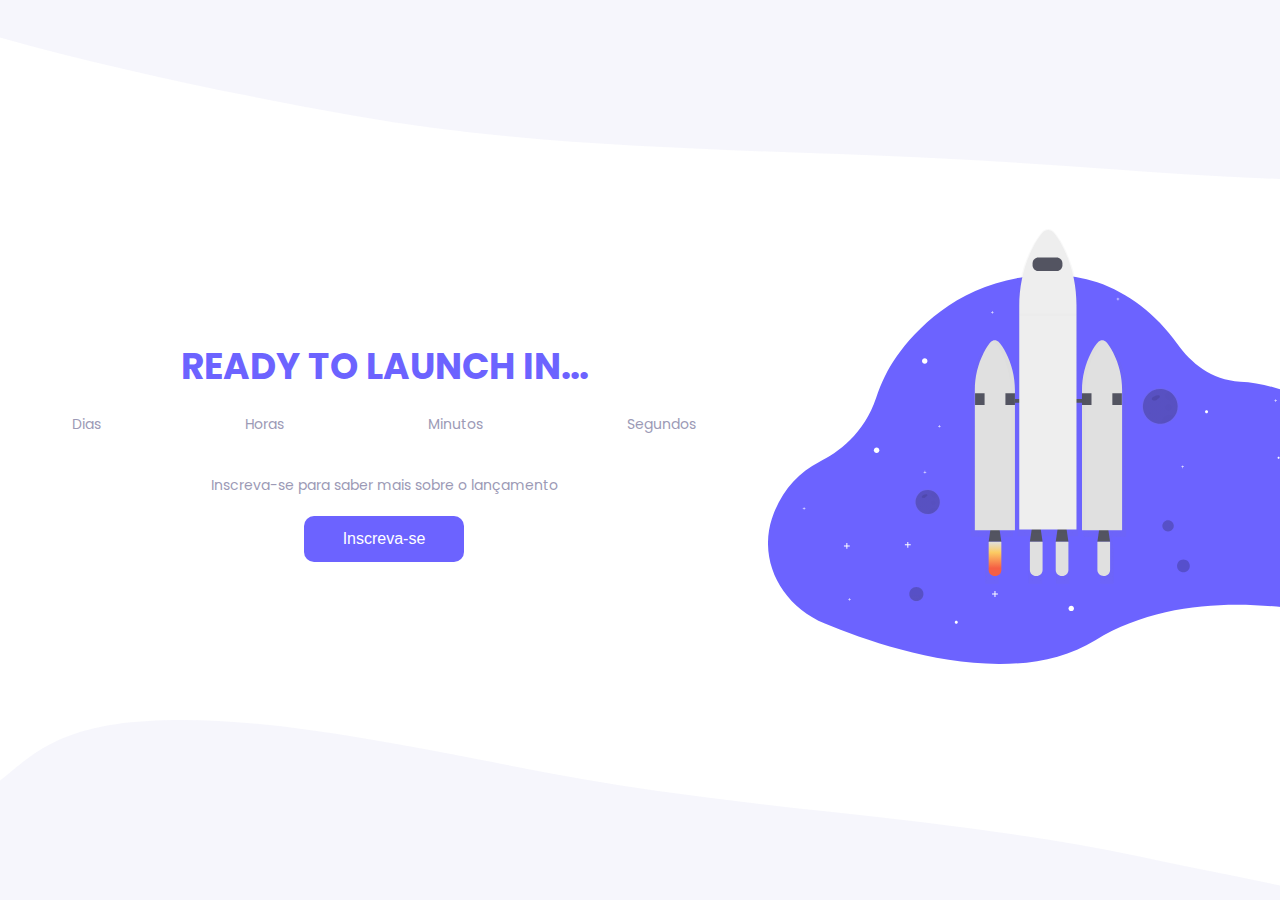
<file: Countdown/index.html>
<!DOCTYPE html>
<html lang="pt-br">
  <head>
    <meta charset="UTF-8" />
    <meta http-equiv="X-UA-Compatible" content="IE=edge" />
    <meta name="viewport" content="width=device-width, initial-scale=1.0" />

    <link rel="preconnect" href="https://fonts.googleapis.com" />
    <link rel="preconnect" href="https://fonts.gstatic.com" crossorigin />
    <link
      href="https://fonts.googleapis.com/css2?family=Poppins:wght@300;400;500&display=swap"
      rel="stylesheet"
    />
    <link rel="stylesheet" href="./assets/styles.css" />

    <title>Countdown</title>
  </head>
  <body>
    <header class="header"></header>
    <main>
      <section>
        <div>
          <h1>READY TO LAUNCH IN...</h1>
          <div id="countdown">
            <p>Dias</p>
            <p>Horas</p>
            <p>Minutos</p>
            <p>Segundos</p>
          </div>
          <div id="timer"></div>
        </div>
        <p>Inscreva-se para saber mais sobre o lançamento</p>
        <div id="button">
          <a href="https://www.linkedin.com/in/biademery" target="_blank">
            <button>Inscreva-se</button>
          </a>
        </div>
      </section>
      <aside>
        <img src="./assets/images/rocket.svg" alt="Imagem de um foguete" />
      </aside>
    </main>


    <footer class="footer"></footer>

    <script src="./script.js"></script>
  </body>
</html>
</file>
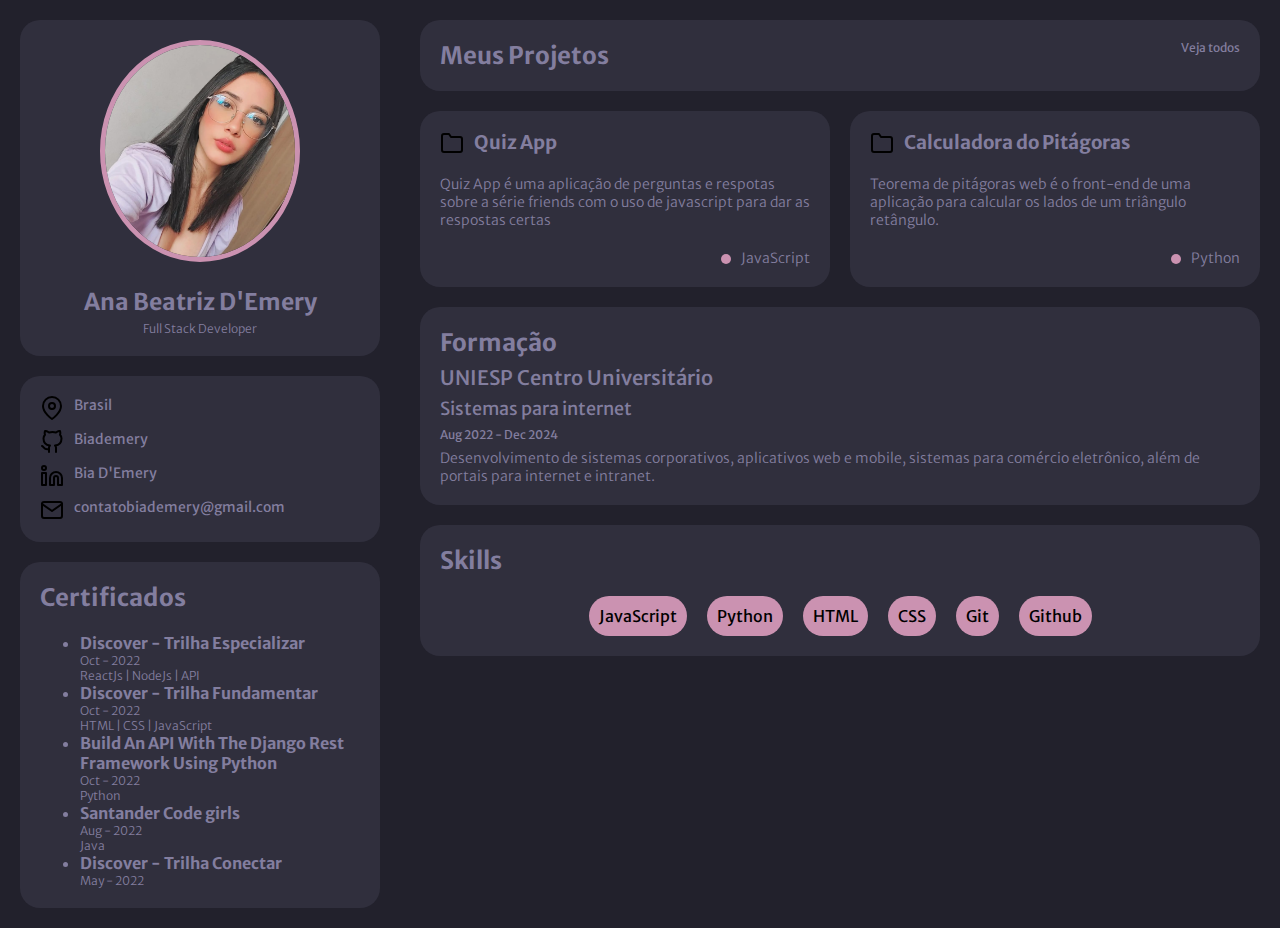
<file: Portfolio/index.html>
<!DOCTYPE html>
<html lang="pt-br">
  <head>
    <meta charset="UTF-8" />
    <meta http-equiv="X-UA-Compatible" content="IE=edge" />
    <meta name="viewport" content="width=device-width, initial-scale=1.0" />

    <link
      href="https://fonts.googleapis.com/css2?family=Merriweather+Sans:wght@400;500;700&display=swap"
      rel="stylesheet"
    />
    <link rel="stylesheet" href="./assets/styles.css" />
    <link rel="icon" href="./assets/favicon.ico" />

    <title>Portfolio</title>
  </head>
  <body>
    <section>
      <div id="profile">
        <img src="./assets/BiaD.png" alt="" />
        <h1>Ana Beatriz D'Emery</h1>
        <p>Full Stack Developer</p>
      </div>
      <div id="links">
        <div id="location">
          <img src="./assets/map-pin.svg" alt="Pino do mapa" />
          <a
            href="https://www.google.com/maps/place/Brasil/@-13.702797,-69.686511,4z/data=!3m1!4b1!4m5!3m4!1s0x9c59c7ebcc28cf:0x295a1506f2293e63!8m2!3d-14.235004!4d-51.92528"
            target="_blank"
          >
            Brasil
          </a>
        </div>
        <div id="github">
          <img src="./assets/github.svg" alt="Ícone do github" />
          <a href="https://github.com/Biademery" target="_blank"> Biademery </a>
        </div>
        <div id="linkedin">
          <img src="./assets/linkedin.svg" alt="Ícone do linkedin" />
          <a href="https://www.linkedin.com/in/biademery" target="_blank"> Bia D'Emery </a>
        </div>
        <div id="mail">
          <img src="./assets/mail.svg" alt="Ícone do email" />
          <a href="mailto:contatobiademery@gmail.com">contatobiademery@gmail.com</a>
        </div>
      </div>
      <div id="certificates">
        <h2>Certificados</h2>
        <ul>
          <li>
            <h4>Discover - Trilha Especializar</h4>
            <p>Oct - 2022</p>
            <p>ReactJs | NodeJs | API</p>
          </li>
          <li>
            <h4>Discover - Trilha Fundamentar</h4>
            <p>Oct - 2022</p>
            <p>HTML | CSS | JavaScript</p>
          </li>
          <li>
            <h4>Build An API With The Django Rest Framework Using Python</h4>
            <p>Oct - 2022</p>
            <p>Python</p>
          </li>
          <li>
            <h4>Santander Code girls</h4>
            <p>Aug - 2022</p>
            <p>Java</p>
          </li>
          <li>
            <h4>Discover - Trilha Conectar</h4>
            <p>May - 2022</p>
          </li>
        </ul>
      </div>
    </section>
    <aside>
      <div id="my-projects">
        <h1>Meus Projetos</h1>
        <a href="https://github.com/Biademery?tab=repositories" target="_blank"> Veja todos</a>
      </div>
      <div id="projects">
        <div id="project-1">
          <div>
            <img src="./assets/folder.svg" alt="Ícone da pasta" />
            <a href="https://quiz-two-hazel.vercel.app/" target="_blank">
              <h3>Quiz App</h3>
            </a>
          </div>
          <p>
            Quiz App é uma aplicação de perguntas e respotas sobre a série friends com o uso de
            javascript para dar as respostas certas
          </p>
          <p class="language"><span class="ball"></span> JavaScript</p>
        </div>
        <div id="project-2">
          <div>
            <img src="./assets/folder.svg" alt="Ícone da pasta" />
            <a href="pythagoras-theorem-web.vercel.app/" target="_blank">
              <h3>Calculadora do Pitágoras</h3>
            </a>
          </div>
          <p>
            Teorema de pitágoras web é o front-end de uma aplicação para calcular os lados de um
            triângulo retângulo.
          </p>
          <p class="language"><span class="ball"></span> Python</p>
        </div>
      </div>
      <div id="education">
        <h2>Formação</h2>
        <h4>UNIESP Centro Universitário</h4>
        <p id="course">Sistemas para internet</p>
        <p id="date">Aug 2022 - Dec 2024</p>
        <p id="description">
          Desenvolvimento de sistemas corporativos, aplicativos web e mobile, sistemas para comércio
          eletrônico, além de portais para internet e intranet.
        </p>
      </div>
      <div id="skills">
        <h2>Skills</h2>
        <ul>
          <li>JavaScript</li>
          <li>Python</li>
          <li>HTML</li>
          <li>CSS</li>
          <li>Git</li>
          <li>Github</li>
        </ul>
      </div>
    </aside>
  </body>
</html>
</file>
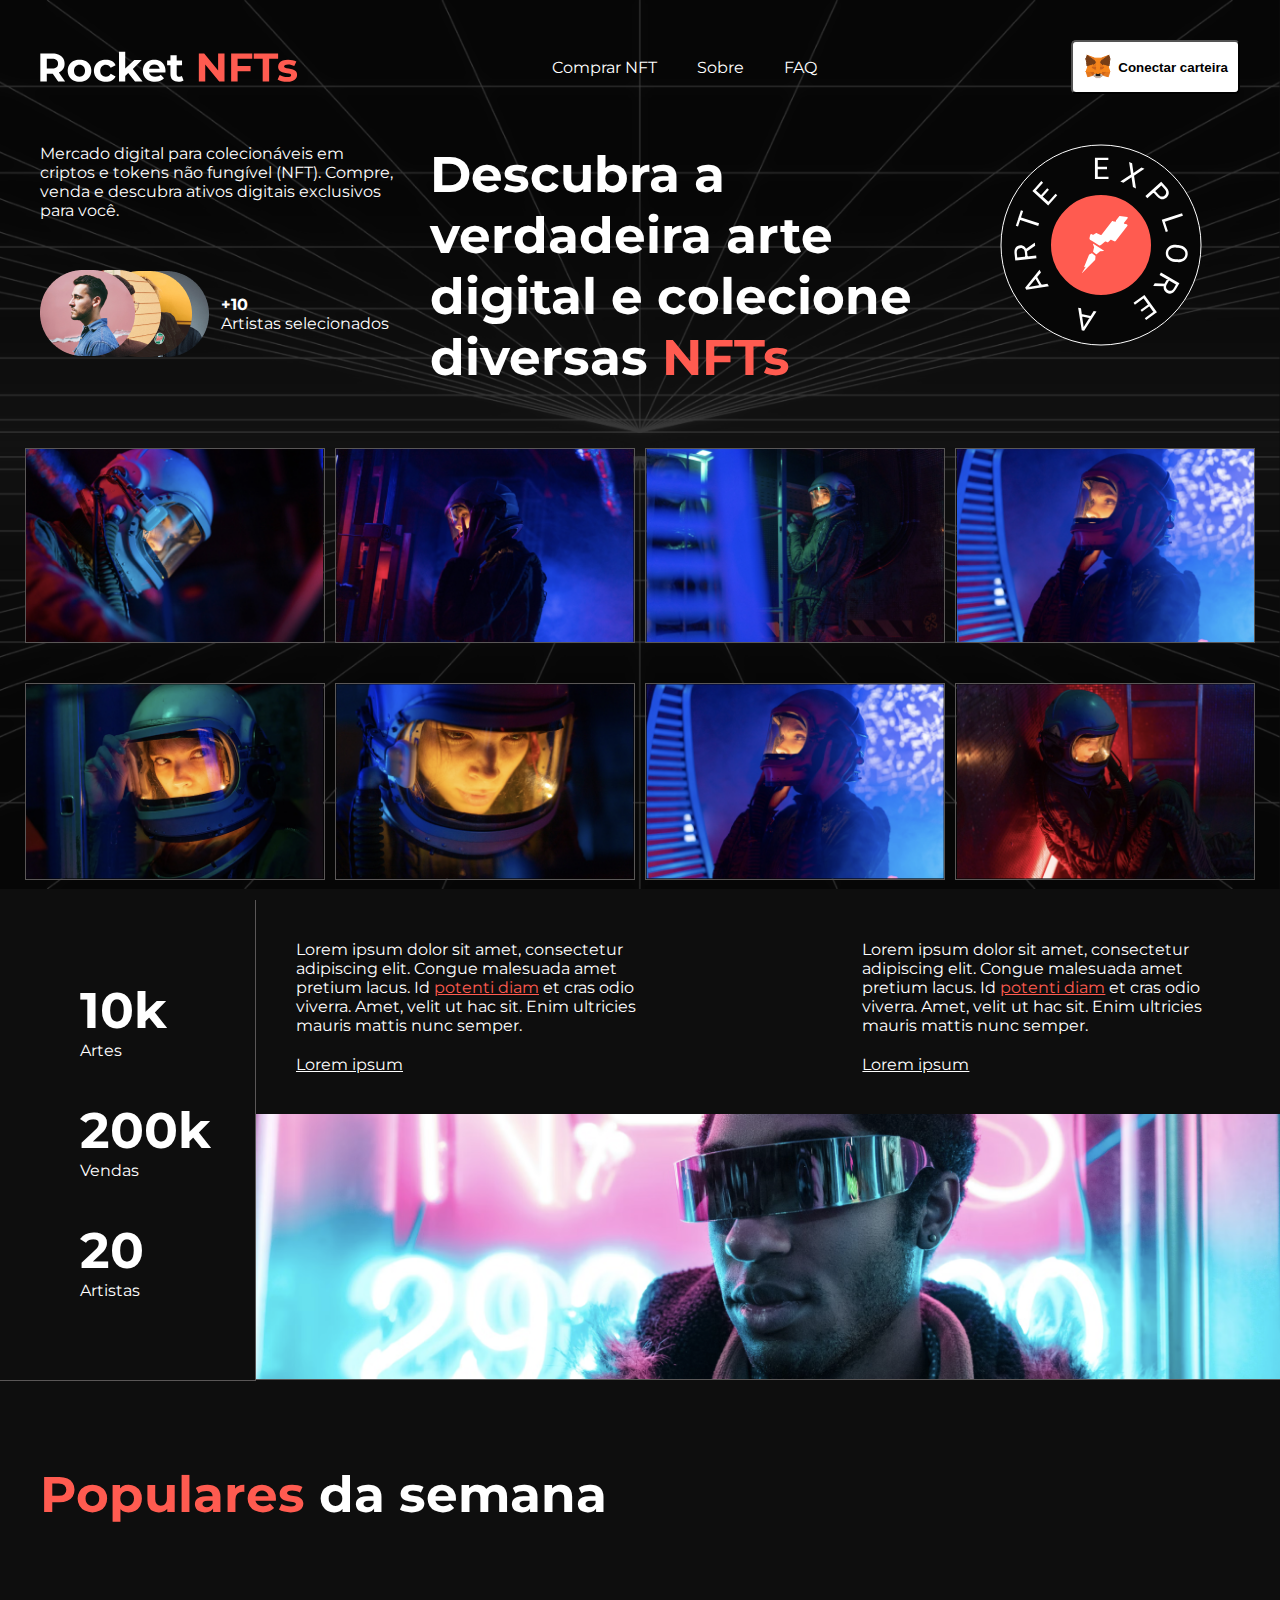
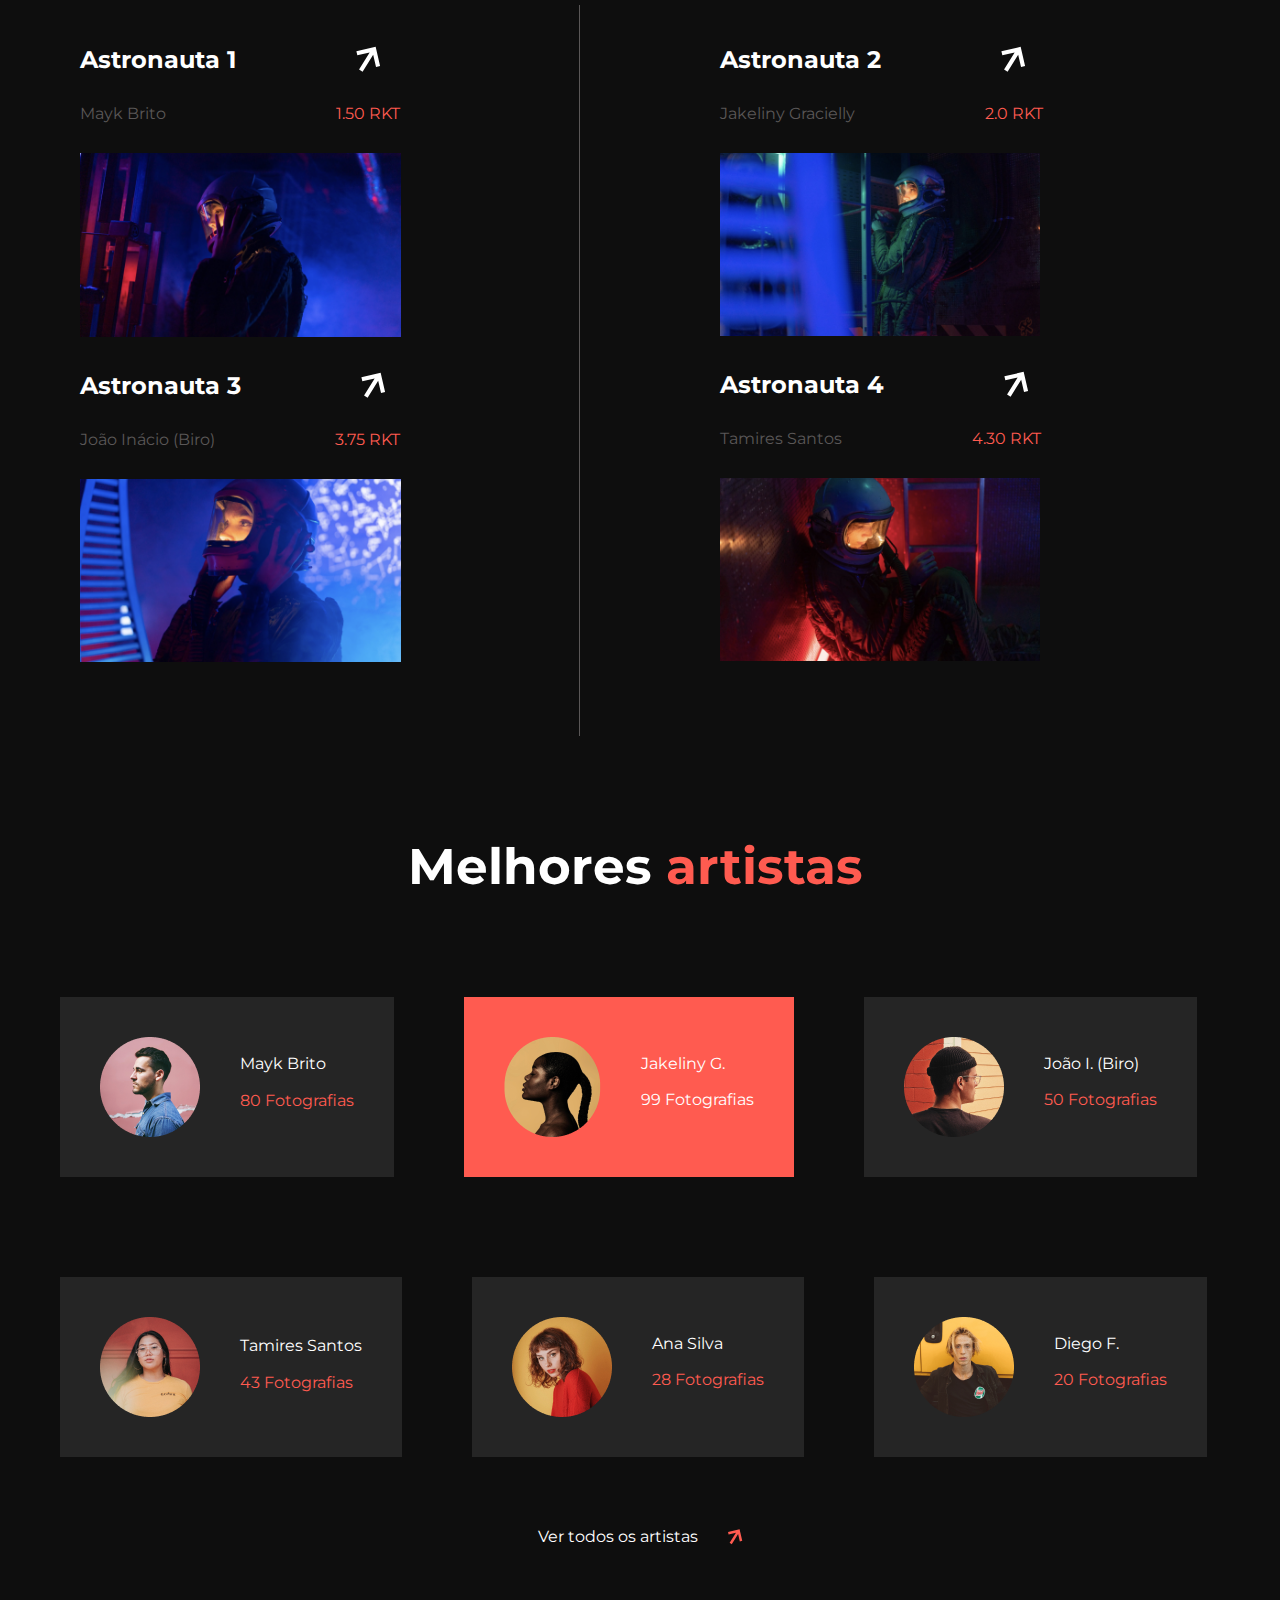
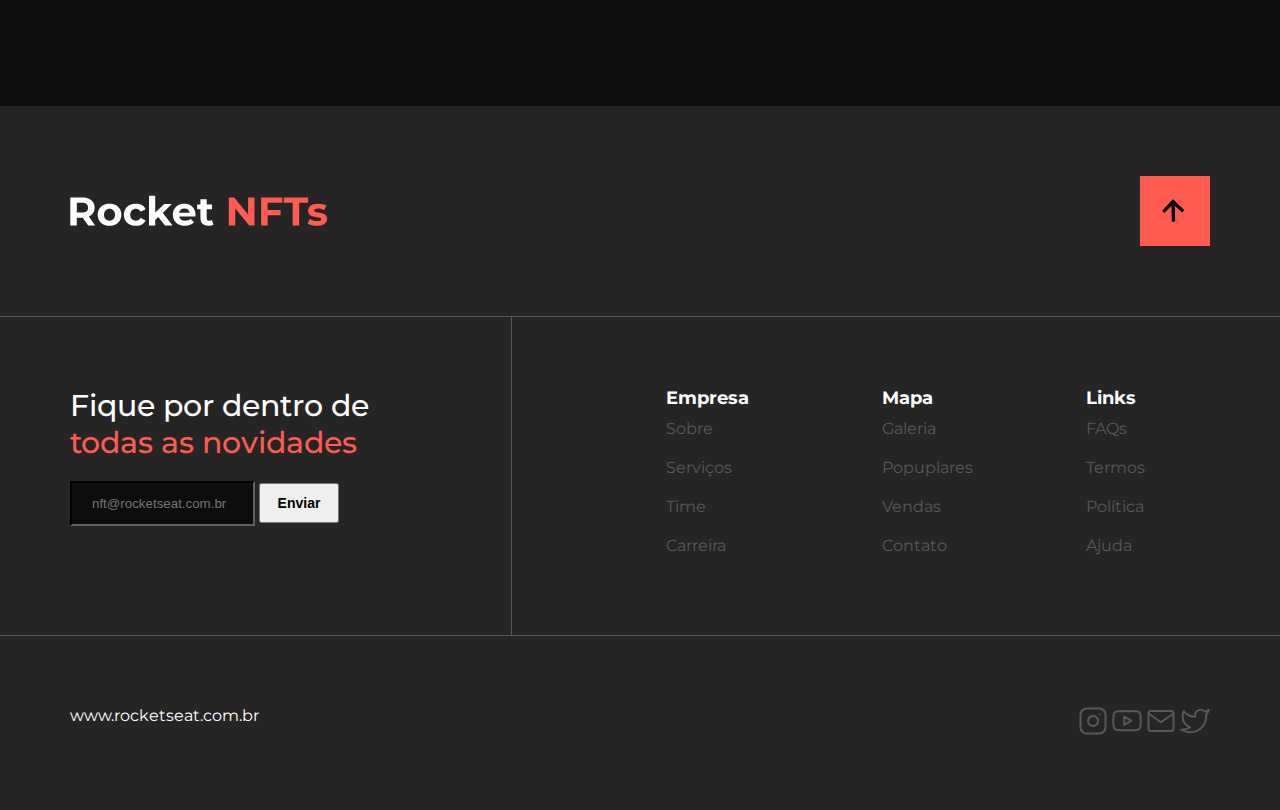
<file: Rocket NFTs/index.html>
<!DOCTYPE html>
<html lang="pt-br">
  <head>
    <meta charset="UTF-8" />
    <meta http-equiv="X-UA-Compatible" content="IE=edge" />
    <meta name="viewport" content="width=device-width, initial-scale=1.0" />

    <link rel="preconnect" href="https://fonts.googleapis.com" />
    <link rel="preconnect" href="https://fonts.gstatic.com" crossorigin />
    <link
      href="https://fonts.googleapis.com/css2?family=Montserrat:wght@400;500;700&display=swap"
      rel="stylesheet"
    />
    <link rel="icon" href="./assets/favicon.ico" />
    <link rel="stylesheet" href="./styles.css" />

    <title>Rocket NFTs</title>
  </head>
  <body>
    <header>
      <img src="./assets/logo.svg" alt="Logo" />
      <nav>
        <ul>
          <li><a href="#">Comprar NFT</a></li>
          <li><a href="#">Sobre</a></li>
          <li><a href="#">FAQ</a></li>
        </ul>
      </nav>
      <button>
        <img src="./assets/logo_MetaMask.svg" alt="Logo MetaMask" />
        <p>Conectar carteira</p>
      </button>
    </header>
    <main>
      <section>
        <div id="mercado">
          <div id="digital">
            <p>
              Mercado digital para colecionáveis em criptos e tokens não fungível (NFT). Compre,
              venda e descubra ativos digitais exclusivos para você.
            </p>
            <div id="artistas">
              <img src="./assets/group-avarts.png" alt="Imagem do grupo de Artistas" />
              <p>
                <span>+10</span> <br />
                Artistas selecionados
              </p>
            </div>
          </div>
          <h1>Descubra a verdadeira arte digital e colecione diversas <span>NFTs</span></h1>
          <img src="./assets/badge.svg" alt="Icone explore a arte" />
        </div>
        <div class="galeria">
          <img src="./assets/galeria-1.png" alt="Imagem da galeria 1" />
          <img src="./assets/galeria-2.png" alt="Imagem da galeria 2" />
          <img src="./assets/galeria-3.png" alt="Imagem da galeria 3" />
          <img src="./assets/galeria-4.png" alt="Imagem da galeria 4" />
        </div>
        <div class="galeria">
          <img src="./assets/galeria-5.png" alt="Imagem da galeria 5" />
          <img src="./assets/galeria-6.png" alt="Imagem da galeria 6" />
          <img src="./assets/galeria-7.png" alt="Imagem da galeria 7" />
          <img src="./assets/galeria-8.png" alt="Imagem da galeria 8" />
        </div>
      </section>
      <article>
        <section>
          <div id="lateral">
            <div>
              <h1>10k</h1>
              <p>Artes</p>
            </div>
            <div>
              <h1>200k</h1>
              <p>Vendas</p>
            </div>
            <div>
              <h1>20</h1>
              <p>Artistas</p>
            </div>
          </div>
        </section>
        <aside>
          <div id="lorem">
            <div>
              <p>
                Lorem ipsum dolor sit amet, consectetur adipiscing elit. Congue malesuada amet
                pretium lacus. Id <u>potenti diam</u> et cras odio viverra. Amet, velit ut hac sit.
                Enim ultricies mauris mattis nunc semper.
              </p>
              <a href=""><u>Lorem ipsum</u></a>
            </div>
            <div>
              <p>
                Lorem ipsum dolor sit amet, consectetur adipiscing elit. Congue malesuada amet
                pretium lacus. Id <u>potenti diam</u> et cras odio viverra. Amet, velit ut hac sit.
                Enim ultricies mauris mattis nunc semper.
              </p>
              <a href=""><u>Lorem ipsum</u></a>
            </div>
          </div>
          <img src="./assets/banner.png" alt="Banner" />
        </aside>
      </article>
      <section id="populares">
        <h1><span>Populares</span> da semana</h1>
        <div id="split">
          <div id="astronauta-1-3">
            <div id="astronauta-1">
              <div>
                <h2>Astronauta 1</h2>
                <img src="./assets/arrow-white.svg" alt="" />
              </div>

              <div id="mayk">
                <p>Mayk Brito</p>
                <span>1.50 RKT</span>
              </div>
              <img src="./assets/astronauta 1.png" alt="" class="astronautas width" />
            </div>
            <div id="astronauta-3">
              <div>
                <h2>Astronauta 3</h2>
                <img src="./assets/arrow-white.svg" alt="" />
              </div>

              <div id="joao">
                <p>João Inácio (Biro)</p>
                <span>3.75 RKT</span>
              </div>
              <img src="./assets/astronauta-3.png" alt="" class="astronautas width" />
            </div>
          </div>
          <div id="astronauta-2-4">
            <div id="astronauta-2">
              <div>
                <h2>Astronauta 2</h2>
                <img src="./assets/arrow-white.svg" alt="" />
              </div>

              <div id="jakeliny">
                <p>Jakeliny Gracielly</p>
                <span>2.0 RKT</span>
              </div>
              <img src="./assets/astronauta-2.png" alt="" class="astronautas" />
            </div>
            <div id="astronauta-4">
              <div>
                <h2>Astronauta 4</h2>
                <img src="./assets/arrow-white.svg" alt="" />
              </div>

              <div id="tamires">
                <p>Tamires Santos</p>
                <span>4.30 RKT</span>
              </div>
              <img src="./assets/astronauta-4.png" alt="" class="astronautas" />
            </div>
          </div>
        </div>
      </section>
      <section id="melhores">
        <h1>Melhores <span>artistas</span></h1>
        <div>
          <div id="coluna-1">
            <div id="brito">
              <img src="./assets/artista-1.png" alt="" />
              <div>
                <p>Mayk Brito</p>
                <p class="color">80 Fotografias</p>
              </div>
            </div>
            <div id="gracielly">
              <img src="./assets/artista-2.png" alt="" />
              <div>
                <p>Jakeliny G.</p>
                <p class="color white">99 Fotografias</p>
              </div>
            </div>
            <div id="biro">
              <img src="./assets/artista-3.png" alt="" />
              <div>
                <p>João I. (Biro)</p>
                <p class="color">50 Fotografias</p>
              </div>
            </div>
          </div>
          <div id="coluna-2">
            <div id="santos">
              <img src="./assets/artista-4.png" alt="" />
              <div>
                <p>Tamires Santos</p>
                <p class="color">43 Fotografias</p>
              </div>
            </div>
            <div id="silva">
              <img src="./assets/artista-5.png" alt="" />
              <div>
                <p>Ana Silva</p>
                <p class="color">28 Fotografias</p>
              </div>
            </div>
            <div id="fonseca">
              <img src="./assets/artista-6.png" alt="" />
              <div>
                <p>Diego F.</p>
                <p class="color">20 Fotografias</p>
              </div>
            </div>
          </div>
          <div id="ver-todos">
            <p>Ver todos os artistas</p>
            <img src="./assets/arrow-orange.svg" alt="" />
          </div>
        </div>
      </section>
    </main>
    <footer>
      <div id="header">
        <img src="./assets/logo.svg" alt="" />
        <div id="square">
          <img src="./assets/arrow-black.svg" alt="" />
        </div>
      </div>
      <div id="main">
        <div id="section">
          <h2>
            Fique por dentro de <br />
            <span>todas as novidades</span>
          </h2>
          <div id="input">
            <input type="email" placeholder="nft@rocketseat.com.br" />
            <button>Enviar</button>
          </div>
        </div>
        <div id="aside">
          <div id="empresas">
            <h4>Empresa</h4>
            <p>Sobre</p>
            <p>Serviços</p>
            <p>Time</p>
            <p>Carreira</p>
          </div>

          <div id="mapa">
            <h4>Mapa</h4>
            <p>Galeria</p>
            <p>Popuplares</p>
            <p>Vendas</p>
            <p>Contato</p>
          </div>

          <div id="links">
            <h4>Links</h4>
            <p>FAQs</p>
            <p>Termos</p>
            <p>Política</p>
            <p>Ajuda</p>
          </div>
        </div>
      </div>
      <div id="footer">
        <a href="www.rocketseat.com.br">www.rocketseat.com.br</a>
        <div>
          <img src="./assets/instagram.svg" alt="" />
          <img src="./assets/youtube.svg" alt="" />
          <img src="./assets/email.svg" alt="" />
          <img src="./assets/twitter.svg" alt="" />
        </div>
      </div>
    </footer>
  </body>
</html>
</file>
<file: Countdown/assets/styles.css>
* {
    margin: 0;
    padding: 0;
    box-sizing: border-box;
}

html {
    height: 100vh;
}

:root {
    --black: #4D4C59;
    --purple: #6C63FF;
      --light-grey: #C8C8C8;
    --text-color: #9C9AB6;
  }

body {
    font-family: 'Poppins', 'sans-serif';
}

.header {
    height: 20vh;
    background-image: url('../assets/images/top-image.svg');
    background-repeat: no-repeat;
    background-size: cover;
}


.footer {
    height:20vh;
    background-image: url('../assets/images/bottom-image.svg');
    background-repeat: no-repeat;
    background-size: cover;
}

main {
    height: 60vh;
    width: 100vw;
    display: grid;
    grid-template-columns: 60% 40%; 
    align-items: center; 
}

section h1 {
    font-weight: 700;
    color: var(--purple);
    font-size: 36px;
    width: fit-content;
    margin: auto;
}

section div #countdown {
    display: flex;

    font-weight: 300;
    color: var(--light-grey);
    font-size: 14px;
}

section div #timer {
    display: flex;
    justify-content: space-around;

    font-weight: 500;
    font-size: 70px;
    margin-right: 2%;
}

#timer div {
    margin: auto;
    color: var(--black);
}

section p {
    font-weight: 400;
    color: var(--text-color);
    font-size: 14px;
    width: fit-content;
    margin: auto;
    padding: 20px 0;
}

section div button {
    background: var(--purple);
    border-radius: 10px;
    width: 160px;
    height: 46px;
    border: var(--purple);
    
    color: #ffffff;
    font-weight: 500;
    font-size: 16px;
}

section div button:hover {
    opacity: 0.8;
    transition: 0.5s;
    cursor: pointer;
}

#button {
    width: fit-content;
    margin: auto;
}

aside {
    margin: auto;
}
</file>
<file: Portfolio/assets/styles.css>
* {
    margin: 0;
    padding: 0;
    box-sizing: border-box;
}

:root {
    --body-bg-color: #22212C;
    --text-color: #837E9F;
    --bg-cards: #302F3D;
    --bg-techs: #CB92B1;
  }

body {
    font-family: 'Merriweather Sans', 'sans-serif';
    background-color: var(--body-bg-color);
    color: var(--text-color);

    width: 100%;
    display: flex;
}

a {
    text-decoration: none;
    color: var(--text-color);
}

section {
    display: flex;
    flex-direction: column;
    gap: 20px;

    width: 30%;
    margin: 20px;
}


section #profile {
    background-color: var(--bg-cards);
    border-radius: 20px;

    width: auto;
    padding: 20px;

    display: flex;
    flex-direction: column;
    gap: 5px;
}

section #profile img {
    width: 200px;
    border-radius: 50%;
    border: 5px solid var(--bg-techs);
    margin-bottom: 20px;
    margin-left: auto;
    margin-right: auto; 
}

section div h1 {
    font-weight: 700;
    font-size: 23px;
    margin: auto;
}

section div p {
    font-weight: 300;
    font-size: 12px;
    margin: auto;
}

section #links {
    background-color: var(--bg-cards);
    border-radius: 20px;

    width: auto;
    font-weight: 400;
    font-size: 14px;
    padding: 20px;

    display: flex;
    flex-direction: column;
    gap: 10px;
}

section #links #location,
section #links #github,
section #links #linkedin,
section #links #mail {
    display: flex;
    flex-direction: row;
    gap: 10px;
}

section #certificates {
    background-color: var(--bg-cards);
    border-radius: 20px;

    width: auto;
    padding: 20px;

    display: flex;
    flex-direction: column;
    gap: 20px;
}

section #certificates ul {
    padding-left: 40px;
}

aside {
    display: flex;
    flex-direction: column;
    gap: 20px;

    width: 70%;
    margin: 20px;
}

aside #my-projects {
    background-color: var(--bg-cards);
    border-radius: 20px;

    width: auto;
    font-weight: 400;
    font-size: 12px;

    display: flex;
    justify-content: space-between;
    padding: 20px;
}

aside #projects {
    display: flex;
    flex-direction: row;
    gap: 20px;
}

aside #project-1,
aside #project-2 {
    background-color: var(--bg-cards);
    border-radius: 20px;

    width: 50%;
    padding: 20px;

    display: flex;
    flex-direction: column;
    gap: 20px;
}

aside #project-1 div,
aside #project-2 div {
    display: flex;
    flex-direction: row;
    gap: 10px;
}

aside #project-1 p,
aside #project-2 p {
    font-weight: 300;
    font-size: 14px;
}

aside #project-1 .language,
aside #project-2 .language {
    display: flex;
    flex-direction: row;
    justify-content: end;
    gap: 10px;
}

.ball {
    width: 10px;
    height: 10px;
    border-radius: 100%;
    background-color: var(--bg-techs);
    margin-top: 5px;
}

aside #education {
    background-color: var(--bg-cards);
    border-radius: 20px;

    width: auto;
    padding: 20px;

    display: flex;
    flex-direction: column;
    gap: 7px;
}

aside #education h4 {
    font-weight: 500;
    font-size: 20px;
}

aside #education #course {
    font-weight: 400;
    font-size: 18px;
}

aside #education #date {
    font-weight: 400;
    font-size: 12px;
}

aside #education #description {
    font-weight: 300;
    font-size: 14px;
}

aside #skills {
    background-color: var(--bg-cards);
    border-radius: 20px;

    width: auto;
    padding: 20px;
}

aside #skills h2 {
    margin-bottom: 20px;
}

aside #skills ul {
    list-style-type: none;
    width: auto;

    display: flex;
    flex-direction: row;
    gap: 20px;
    justify-content: center;
}

aside #skills li {
    background-color: var(--bg-techs);
    color: black;
    border-radius: 20px;

    padding: 10px;
}
</file>
<file: Rocket NFTs/styles.css>
* {
    margin: 0;
    padding: 0;
    box-sizing: border-box;
}

:root {
    --body-background: #0e0e0e;
    --color-logo: #ff5b50;
    --card-color: #252525;
    --text-color: #fff;
    --subtitle-color: #5a5757;
    --black-text: #000;
    --color-input: #0D0D0D;
}

body {
    background-color: var(--body-background);
    background-image: url(./assets/background.png);
    background-repeat: no-repeat;
    background-size: 100%;
    color: var(--text-color);
    font-family: 'Montserrat', 'sans-serif';
    width: 100%;
}

header {
    padding: 40px;
    display: flex;
    flex-direction: row;
    justify-content: space-between;
    margin-bottom: 10px;
}

header nav ul {
    list-style-type: none;
    display: flex;
    flex-direction: row;
    gap: 40px;

}

header nav {
    margin: auto;
}

a {
    text-decoration: none;
    color: var(--text-color);
}

header button {
    width: auto;
    background-color: var(--text-color);
    padding: 10px;
    border-radius: 5px;

    display: flex;
    flex-direction: row;
    gap: 5px;
    color: var(--black-text);
}

header button:hover {
    opacity: 0.8;
    transition: 1s;
    cursor: pointer;
}


header button p {
    margin: auto;
    font-weight: 700;
}

section div {
    width: 100%;
}

section #mercado {
    display: grid;
    grid-template-columns: 30% 45% 20% ;
    padding: 0px 40px;
    justify-content: space-between;
    margin-bottom: 40px;
}

section div h1 {
    font-size: 50px;
    font-weight: 700;
}

section div h1 span {
    color: var(--color-logo);
}

section #digital {
    display: flex;
    flex-direction: column;
    gap: 50px;
}

section #artistas {
    display: flex;
    flex-direction: row;
}

section #artistas p {
    margin: auto;
}

section #artistas p span {
    font-weight: 700;
}

section .galeria {
    padding: 20px 40px;
    display: flex;
    flex-direction: row;
    gap: 10px;
    justify-content: center;
}

section .galeria img {
    width: 25%;
    border: 1px solid var(--subtitle-color);
}

article {
    width: 100%;
    display: grid;
    grid-template-columns: 20% 80%;
}

section #lateral {
    border-right: 1px solid var(--subtitle-color);
    border-bottom: 1px solid var(--subtitle-color);
    padding: 40px;
}

section #lateral div {
    margin: 40px;
}

aside #lorem {
    display: grid;
    grid-template-columns: 40% 40%;
    padding: 40px;
    justify-content: space-between;
}

aside #lorem div p u {
    color: var(--color-logo);
}

aside #lorem div p {
    margin-bottom: 20px;
}

aside img {
    border-bottom: 1px solid var(--subtitle-color);
    width: 100%;
}

main #populares h1 {
    font-weight: 700;
    font-size: 50px;
    padding: 40px;
    margin-top: 40px;
}

main #populares h1 span {
    color: var(--color-logo);
}

section #split {
    display: grid;
    grid-template-columns: 50% 50%;
    padding: 40px;
}

section .astronautas {
    margin-bottom: 30px;
    width: 61.5%;
}

section .astronautas.width {
    margin-bottom: 30px;
    width: 70%;
}

section #astronauta-1-3 {
    border-right: 1px solid var(--subtitle-color);
    padding: 40px;
    width: 90%;
}

section #astronauta-1 div,
section #astronauta-2 div,
section #astronauta-3 div,
section #astronauta-4 div {
    display: flex;
    flex-direction: row;
    gap: 120px;
}

section #astronauta-1 p {
    margin-right: 50px;
    color: var(--subtitle-color);
}

section #astronauta-3 p {
    color: var(--subtitle-color);
}

section #astronauta-2 p,
section #astronauta-4 p {
    margin-right: 10px;
    color: var(--subtitle-color);
}

section #astronauta-1 span,
section #astronauta-2 span,
section #astronauta-3 span,
section #astronauta-4 span {
    color: var(--color-logo);
}

section #astronauta-2-4 {
    padding: 40px;
    margin-left: 40px;
}

section #mayk,
section #jakeliny,
section #joao,
section #tamires {
    margin: 30px 0px;
}

section div #coluna-1 {
    display: flex;
    flex-direction: row;
    gap: 70px;
    margin-bottom: 100px;
}

section div #coluna-2 {
    display: flex;
    flex-direction: row;
    gap: 70px;
}

#melhores {
    padding: 60px;
}

#melhores h1 {
    font-weight: 700;
    font-size: 50px;
    margin-bottom: 100px;
    margin-left: 30%;
}

#melhores h1 span {
    color: var(--color-logo);
}

#melhores #brito,
#melhores #biro,
#melhores #silva,
#melhores #santos,
#melhores #fonseca {
    width: fit-content;
    padding: 40px;
    background-color: var(--card-color);

    display: flex;
    gap: 40px;
}

#melhores #gracielly {
    width: fit-content;
    padding: 40px;
    background-color: var(--color-logo);

    display: flex;
    gap: 40px;
}

#melhores #brito p,
#melhores #biro p,
#melhores #silva p,
#melhores #santos p,
#melhores #fonseca p,
#melhores #gracielly p {
    margin-top: 15%;
}

section .color {
    color: var(--color-logo);
}

section .color.white {
    color: var(--text-color);
}

section #ver-todos {
    display: flex;
    gap: 30px;
    padding: 70px;
    justify-content: center;
}

footer {
    background-color: var(--card-color);
}

footer #header {
    display: flex;
    justify-content: space-between;
    border-bottom: 1px solid var(--subtitle-color);

    margin-top: 30px;
    padding: 70px;
}

footer div #square {
    width: 70px;
    height: 70px;
    background-color: var(--color-logo);
}

footer div #square img {
    margin: 32%;
}

footer #main {
    display: grid;
    grid-template-columns: 40% 60%;
}

footer #section {
    border-right: 1px solid var(--subtitle-color);
    padding: 70px;
}

footer #section h2 {
    margin-bottom: 20px;
    font-size: 30px;
    font-weight: 500;
}

footer #section h2 span {
    color: var(--color-logo);
}

footer div input {
    background-color: var(--color-input);
    width: 185px;
    height: 45px;
    border-color: var(--color-input);
    text-indent: 20px;

}

footer div button {
    width: 80px;
    height: 40px;

    font-weight: 700;
    font-size: 14px;
}

footer #aside {
    padding: 70px;
    display: grid;
    grid-template-columns: 40% 30% 30%;
}

footer #aside h4 {
    font-weight: 700;
    font-size: 18px;
}

footer #aside p {
    color: var(--subtitle-color);
    padding: 10px 0px;
}

footer div #empresas,
footer div #mapa,
footer div #links {
    margin: auto;
}

footer #footer {
    border-top: 1px solid var(--subtitle-color);
    display: flex;
    justify-content: space-between;
    padding: 70px;
}
</file>
